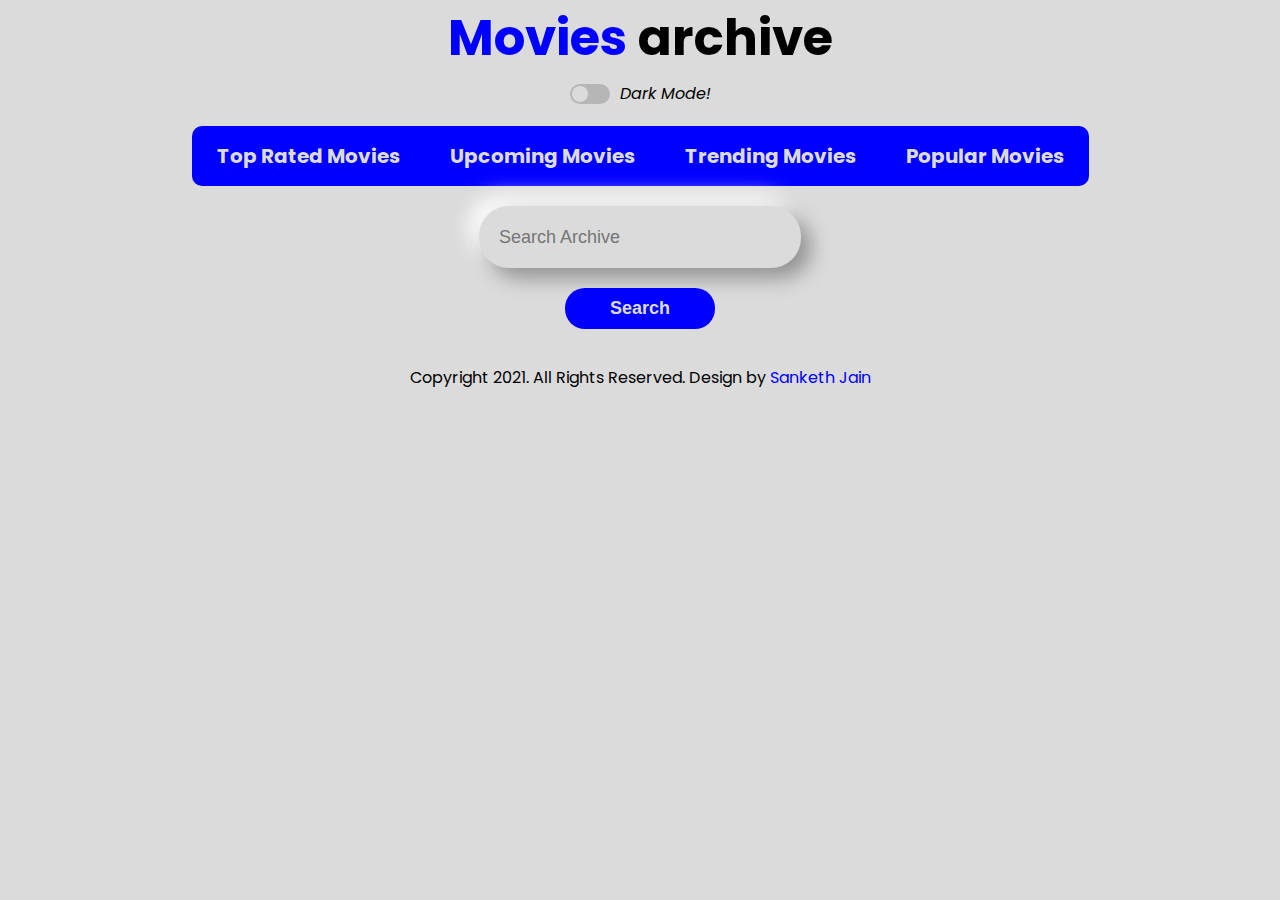
<file: home.html>
<!DOCTYPE html>
<html lang="en">

<head>
    <meta charset="UTF-8">
    <meta http-equiv="X-UA-Compatible" content="IE=edge">
    <meta name="viewport" content="width=device-width, initial-scale=1.0">
    <link rel="stylesheet" href="css/searchMovies.css">
    <link rel="stylesheet" href="css/style.css">
    <link rel="preconnect" href="https://fonts.gstatic.com" />
    <link rel="icon" href="assets/favicon.jpg" type="image/jpg" sizes="16x16">
    <link rel="shortcut icon" href="assets/favicon.jpg" type="image/x-icon">
    <link rel="stylesheet" href="https://cdnjs.cloudflare.com/ajax/libs/font-awesome/4.7.0/css/font-awesome.min.css">
    <link href="https://fonts.googleapis.com/css2?family=Poppins:wght@200;400;600&display=swap" rel="stylesheet" />
    <title>Movies Archive - Search any hollywood movie</title>
</head>

<body>
    <div class="header">
        <div class="head">Movies<span> archive</span></div>
        <br>
        <div class="theme-switch-wrapper">
            <label class="theme-switch" for="checkbox">
                <input type="checkbox" id="checkbox" />
                <div class="slider round"></div>
            </label>
            <em>Dark Mode! </em>
            <div id="emoji"></div>
        </div>
    </div>

    <div class="nav">
        <a href="top-rated.html">Top Rated Movies</a>
        <a href="upcoming.html">Upcoming Movies</a>
        <a href="trending.html">Trending Movies</a>
        <a href="popular.html">Popular Movies</a>
    </div>

    <form>
        <div class="form-group">
            <input type="text" class="form-control" id="exampleInputEmail1" aria-describedby="emailHelp"
                placeholder="Search Archive" />
            <button type="submit" class="btn" id="search">
                Search
            </button>
        </div>


    </form>

    <div id="movies-searchable"></div>


    <button id="myBtn" class="scrollTop" onclick="scrollAnimationStep(500)">TOP</button>

    <div class="footer">
        <p>Copyright 2021. All Rights Reserved. Design by <a href="https://sankethsj.github.io" target="_blank">Sanketh Jain</a></p>
    </div>
</body>
<script src="js/darkMode.js"></script>
<script src="js/apiTransaction.js"></script>
<script src="js/searchMovies.js"></script>
<script src="js/scrollToTop.js"></script>
</html>
</file>
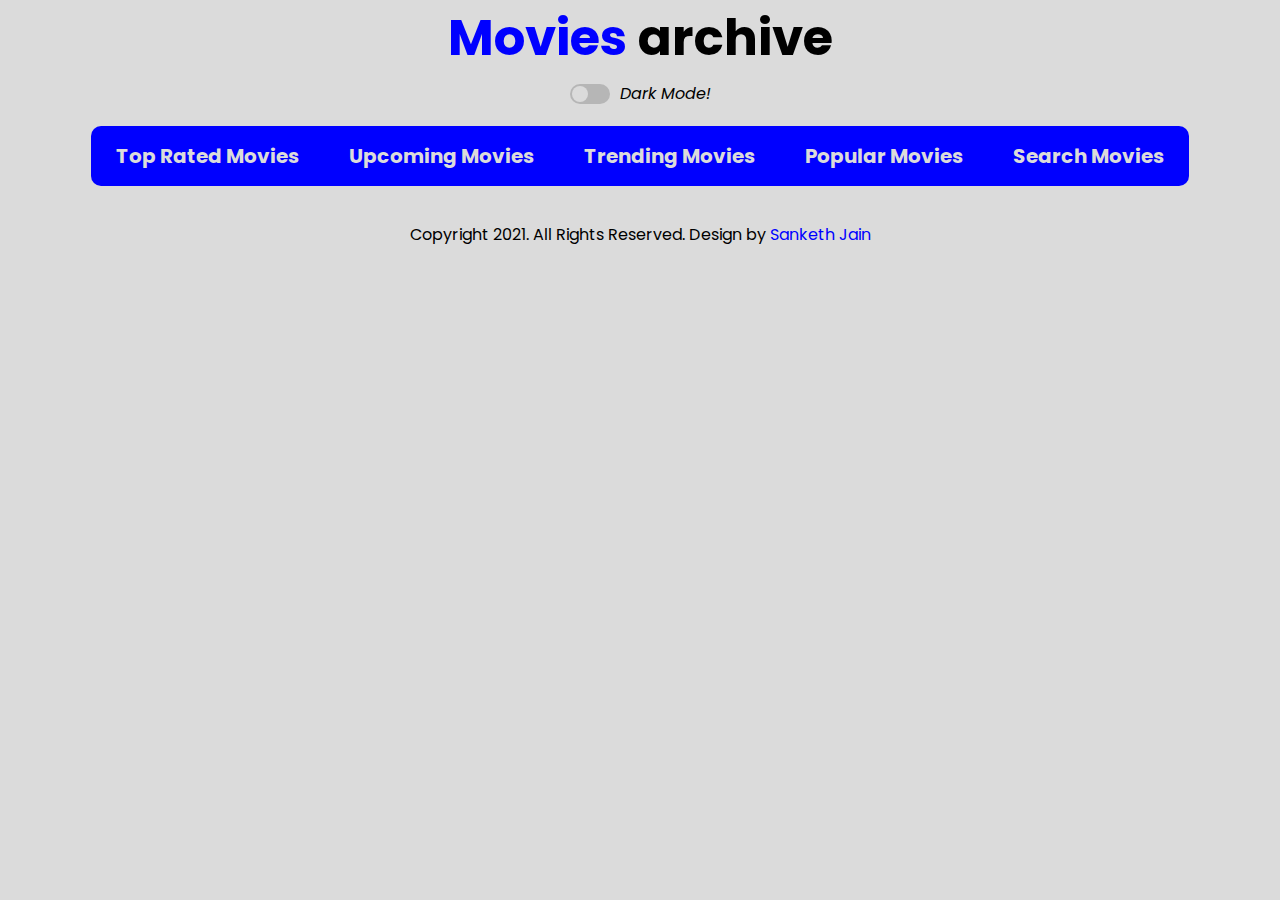
<file: top-rated.html>
<!DOCTYPE html>
<html lang="en">

<head>
    <meta charset="UTF-8">
    <meta http-equiv="X-UA-Compatible" content="IE=edge">
    <meta name="viewport" content="width=device-width, initial-scale=1.0">
    <link rel="stylesheet" href="css/searchMovies.css">
    <link rel="stylesheet" href="css/style.css">
    <link rel="preconnect" href="https://fonts.gstatic.com" />
    <link rel="icon" href="./assets/favicon.jpg" type="image/jpg" sizes="16x16">
    <link rel="stylesheet" href="https://cdnjs.cloudflare.com/ajax/libs/font-awesome/4.7.0/css/font-awesome.min.css">
    <link href="https://fonts.googleapis.com/css2?family=Poppins:wght@200;400;600&display=swap" rel="stylesheet" />
    <title>Movies Archive - Top Rated Movies</title>
</head>

<body>
    <div class="header">
        <div class="head">Movies<span> archive</span></div>
        <br>
        <div class="theme-switch-wrapper">
            <label class="theme-switch" for="checkbox">
                <input type="checkbox" id="checkbox" />
                <div class="slider round"></div>
            </label>
            <em>Dark Mode! </em>
            <div id="emoji"></div>
        </div>
    </div>


    <div class="nav">
        <a href="top-rated.html">Top Rated Movies</a>
        <a href="upcoming.html">Upcoming Movies</a>
        <a href="trending.html">Trending Movies</a>
        <a href="popular.html">Popular Movies</a>
        <a href="home.html">Search Movies</a>
    </div>

    <div id="movies-container"></div>



    <button id="myBtn" class="scrollTop" onclick="scrollAnimationStep(500)">TOP</button>

    <div class="footer">
        <p>Copyright 2021. All Rights Reserved. Design by <a href="https://sankethsj.github.io" target="_blank">Sanketh Jain</a></p>
    </div>
</body>
<script src="js/darkMode.js"></script>
<script src="js/apiTransaction.js"></script>
<script src="js/searchMovies.js"></script>
<script src="js/scrollToTop.js"></script>
<script src="js/top-rated.js"></script>
</html>
</file>
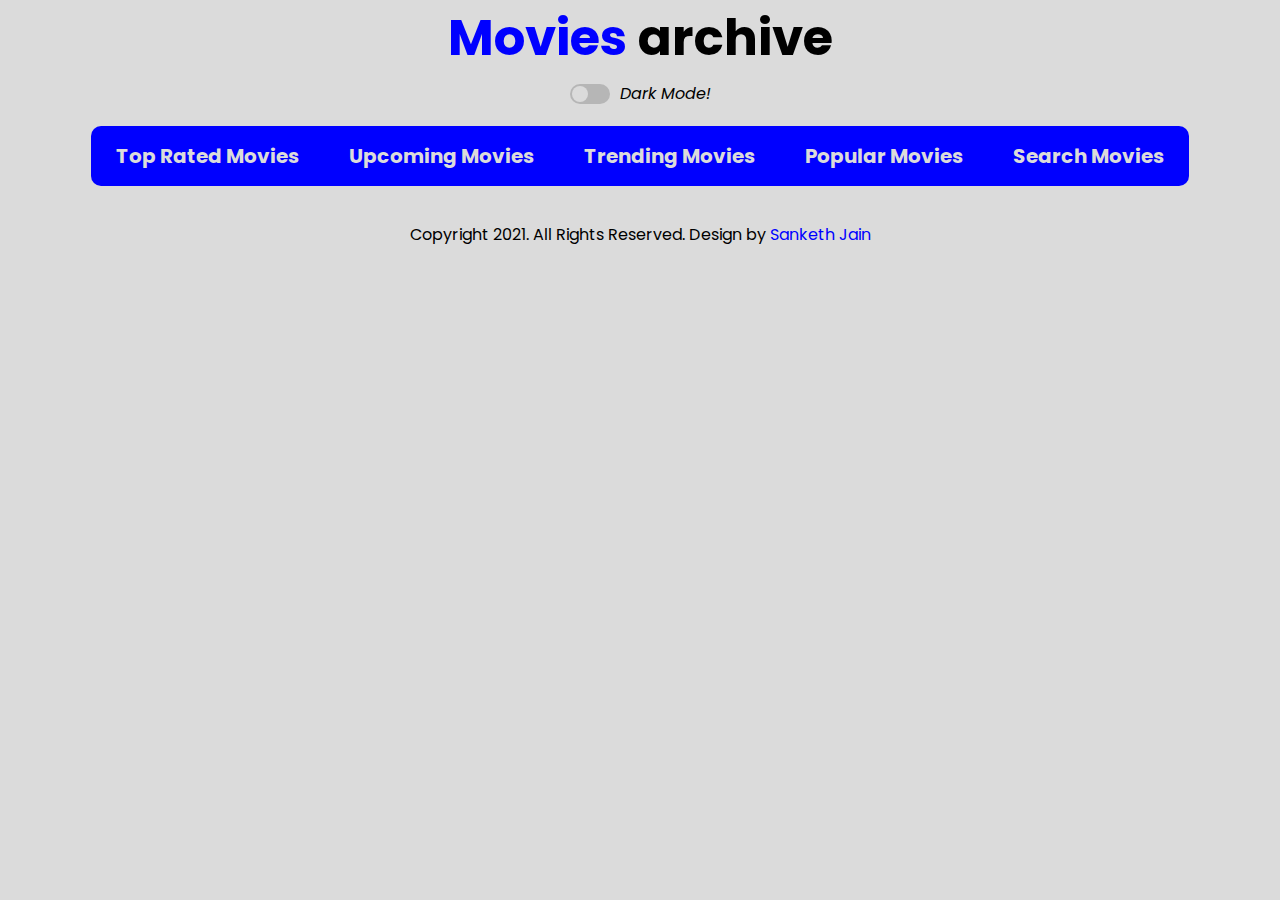
<file: trending.html>
<!DOCTYPE html>
<html lang="en">

<head>
    <meta charset="UTF-8">
    <meta http-equiv="X-UA-Compatible" content="IE=edge">
    <meta name="viewport" content="width=device-width, initial-scale=1.0">
    <link rel="stylesheet" href="css/searchMovies.css">
    <link rel="stylesheet" href="css/style.css">
    <link rel="preconnect" href="https://fonts.gstatic.com" />
    <link rel="icon" type="image/jpg" href="./assets/favicon.jpg"  sizes="16x16">
    <link rel="icon" type="image/jpg" href="./assets/favicon.jpg"  sizes="32x32">
    <link rel="stylesheet" href="https://cdnjs.cloudflare.com/ajax/libs/font-awesome/4.7.0/css/font-awesome.min.css">
    <link href="https://fonts.googleapis.com/css2?family=Poppins:wght@200;400;600&display=swap" rel="stylesheet" />
    <title>Movies Archive - Trending Movies</title>
</head>

<body>
    <div class="header">
        <div class="head">Movies<span> archive</span></div>
        <br>
        <div class="theme-switch-wrapper">
            <label class="theme-switch" for="checkbox">
                <input type="checkbox" id="checkbox" />
                <div class="slider round"></div>
            </label>
            <em>Dark Mode! </em>
            <div id="emoji"></div>
        </div>
    </div>


    <div class="nav">
        <a href="top-rated.html">Top Rated Movies</a>
        <a href="upcoming.html">Upcoming Movies</a>
        <a href="trending.html">Trending Movies</a>
        <a href="popular.html">Popular Movies</a>
        <a href="home.html">Search Movies</a>
    </div>

    <div id="movies-container"></div>


    <button id="myBtn" class="scrollTop" onclick="scrollAnimationStep(500)">TOP</button>

    <div class="footer">
        <p>Copyright 2021. All Rights Reserved. Design by <a href="https://sankethsj.github.io" target="_blank">Sanketh Jain</a></p>
    </div>
</body>
<script src="js/darkMode.js"></script>
<script src="js/apiTransaction.js"></script>
<script src="js/searchMovies.js"></script>
<script src="js/scrollToTop.js"></script>
<script src="js/trending.js"></script>
</html>
</file>
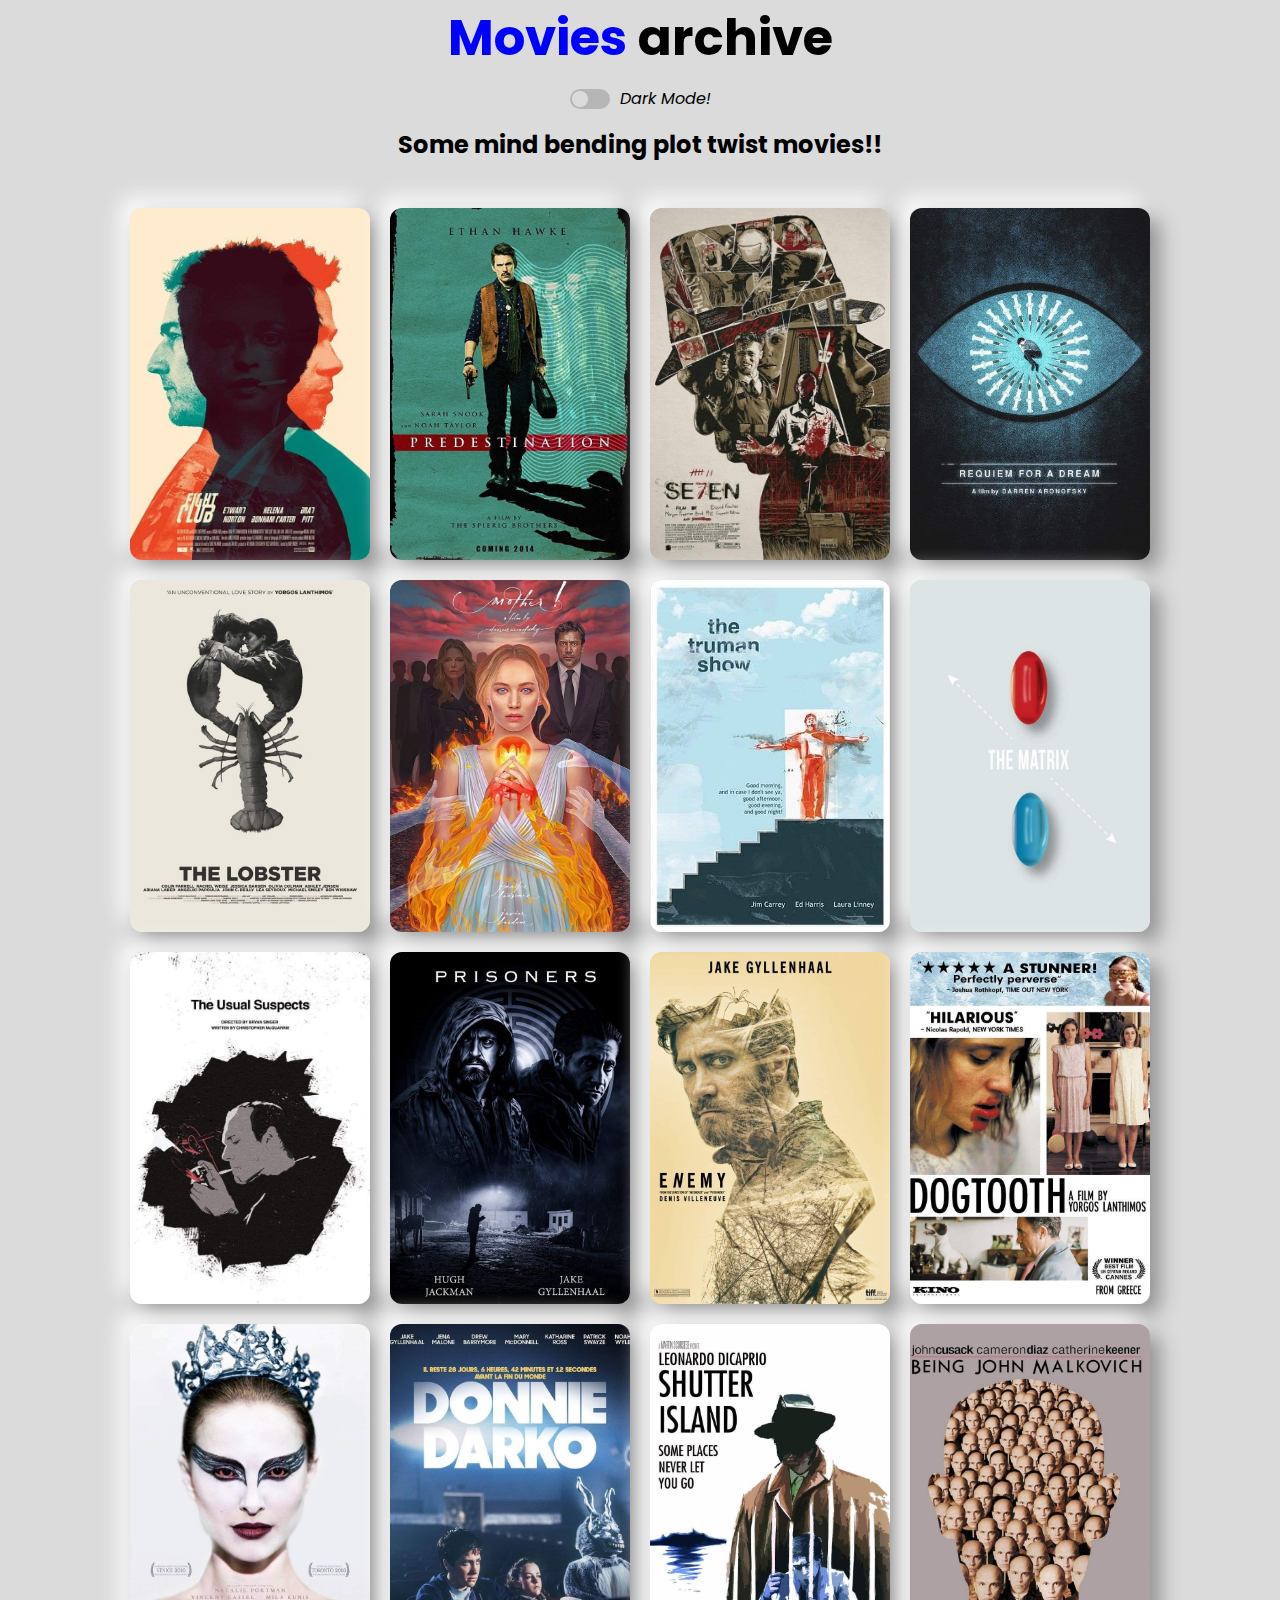
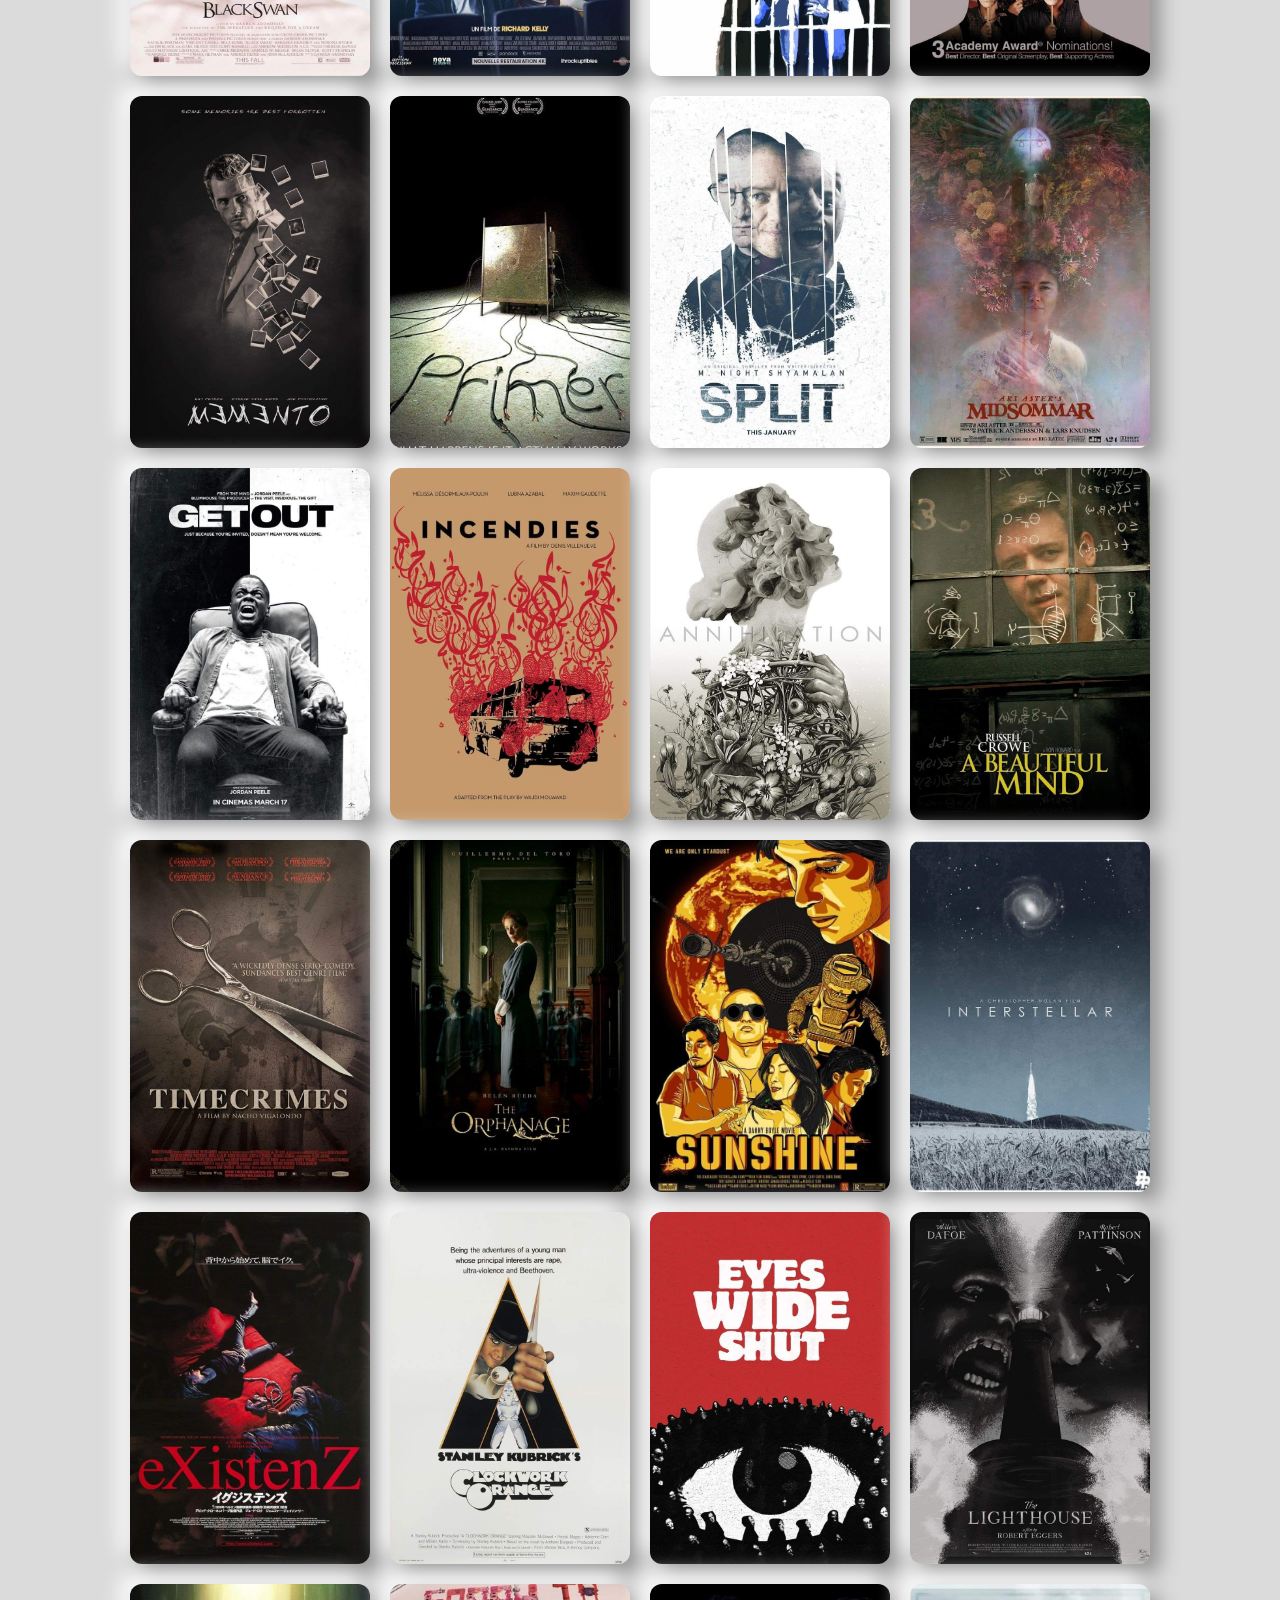
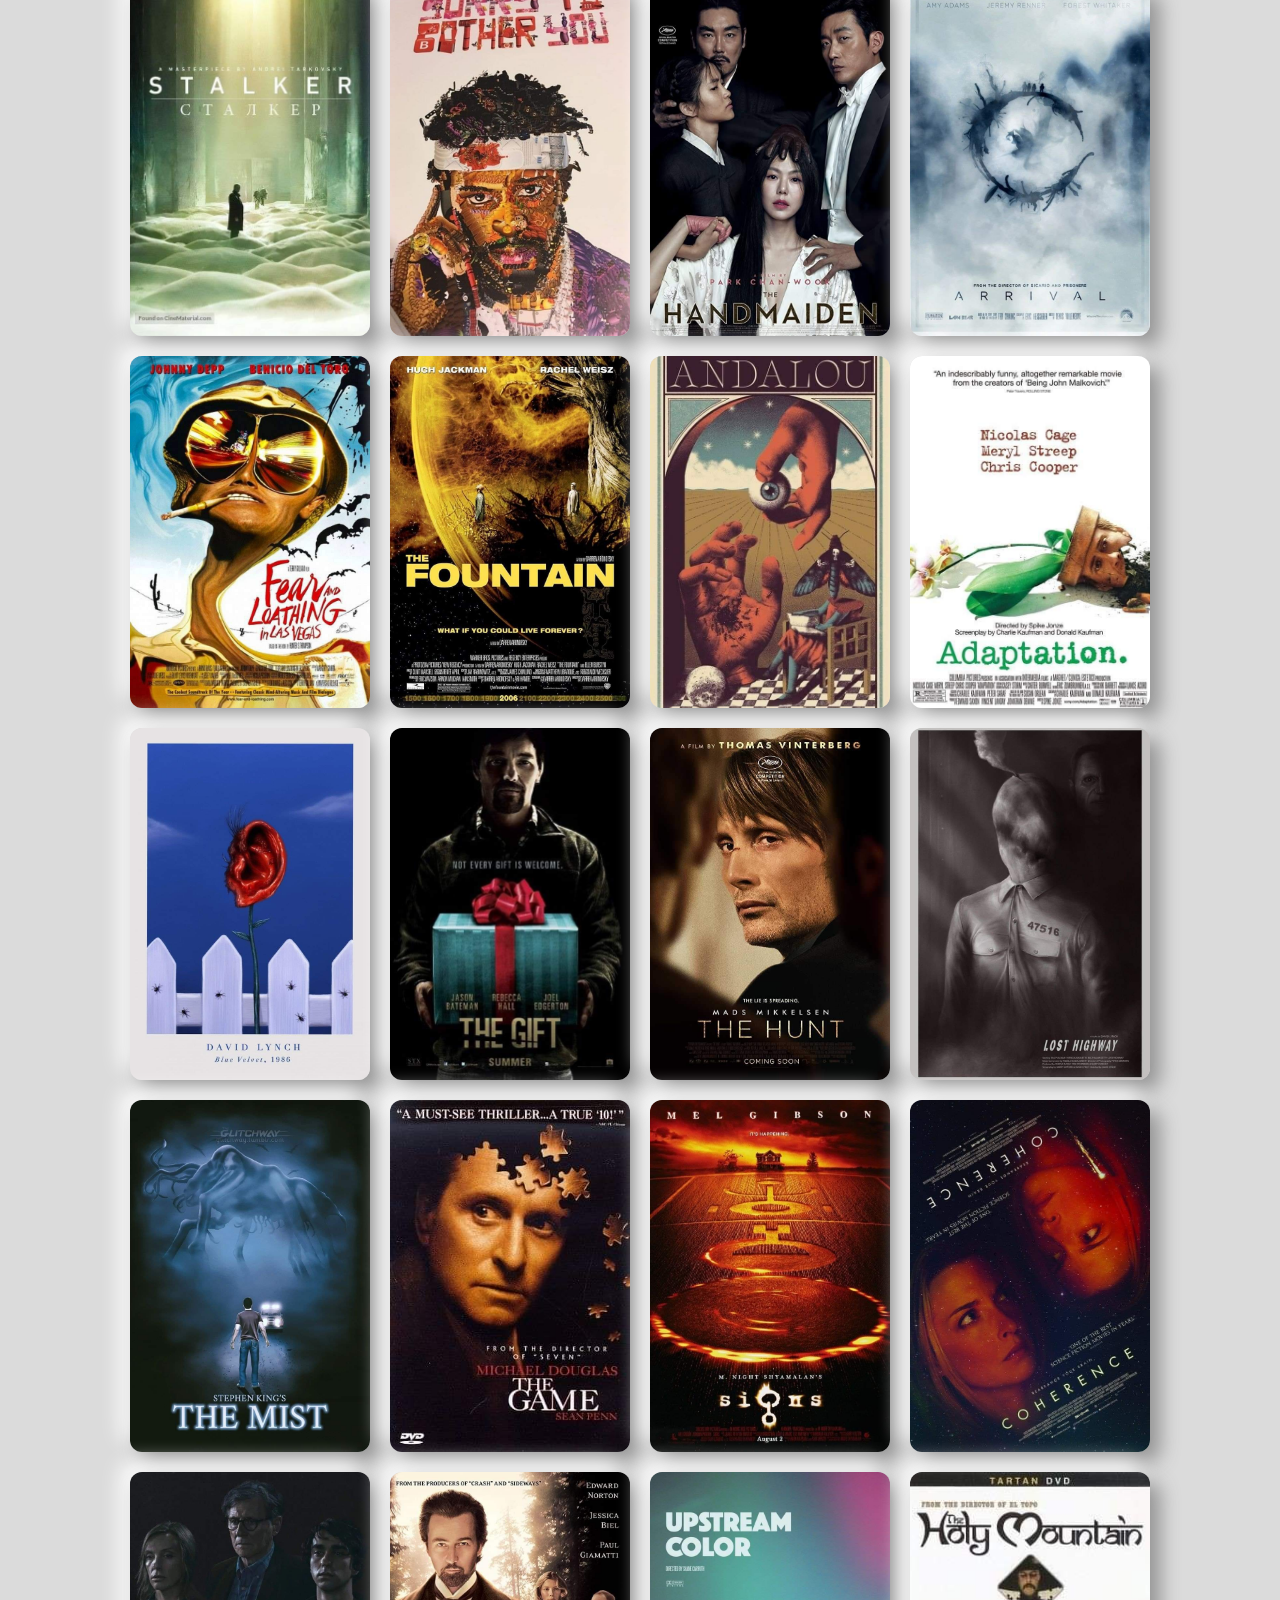
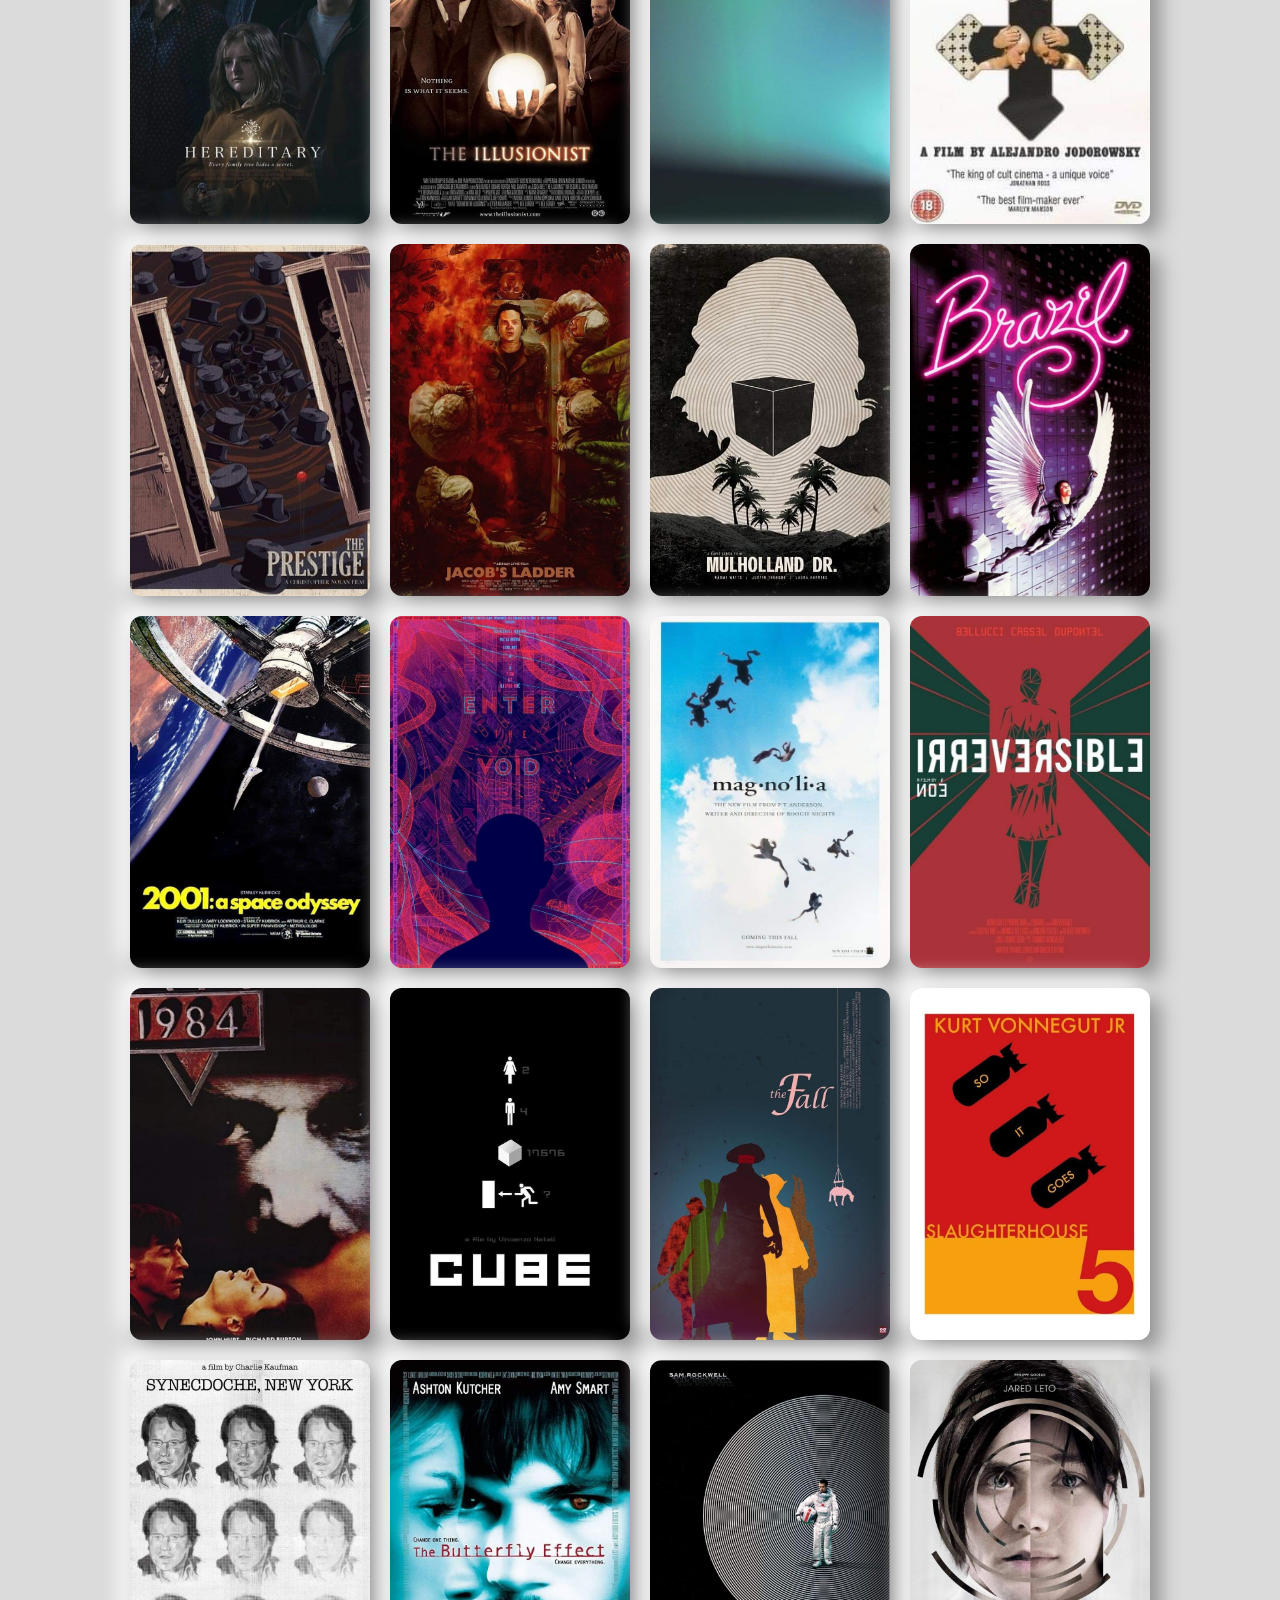
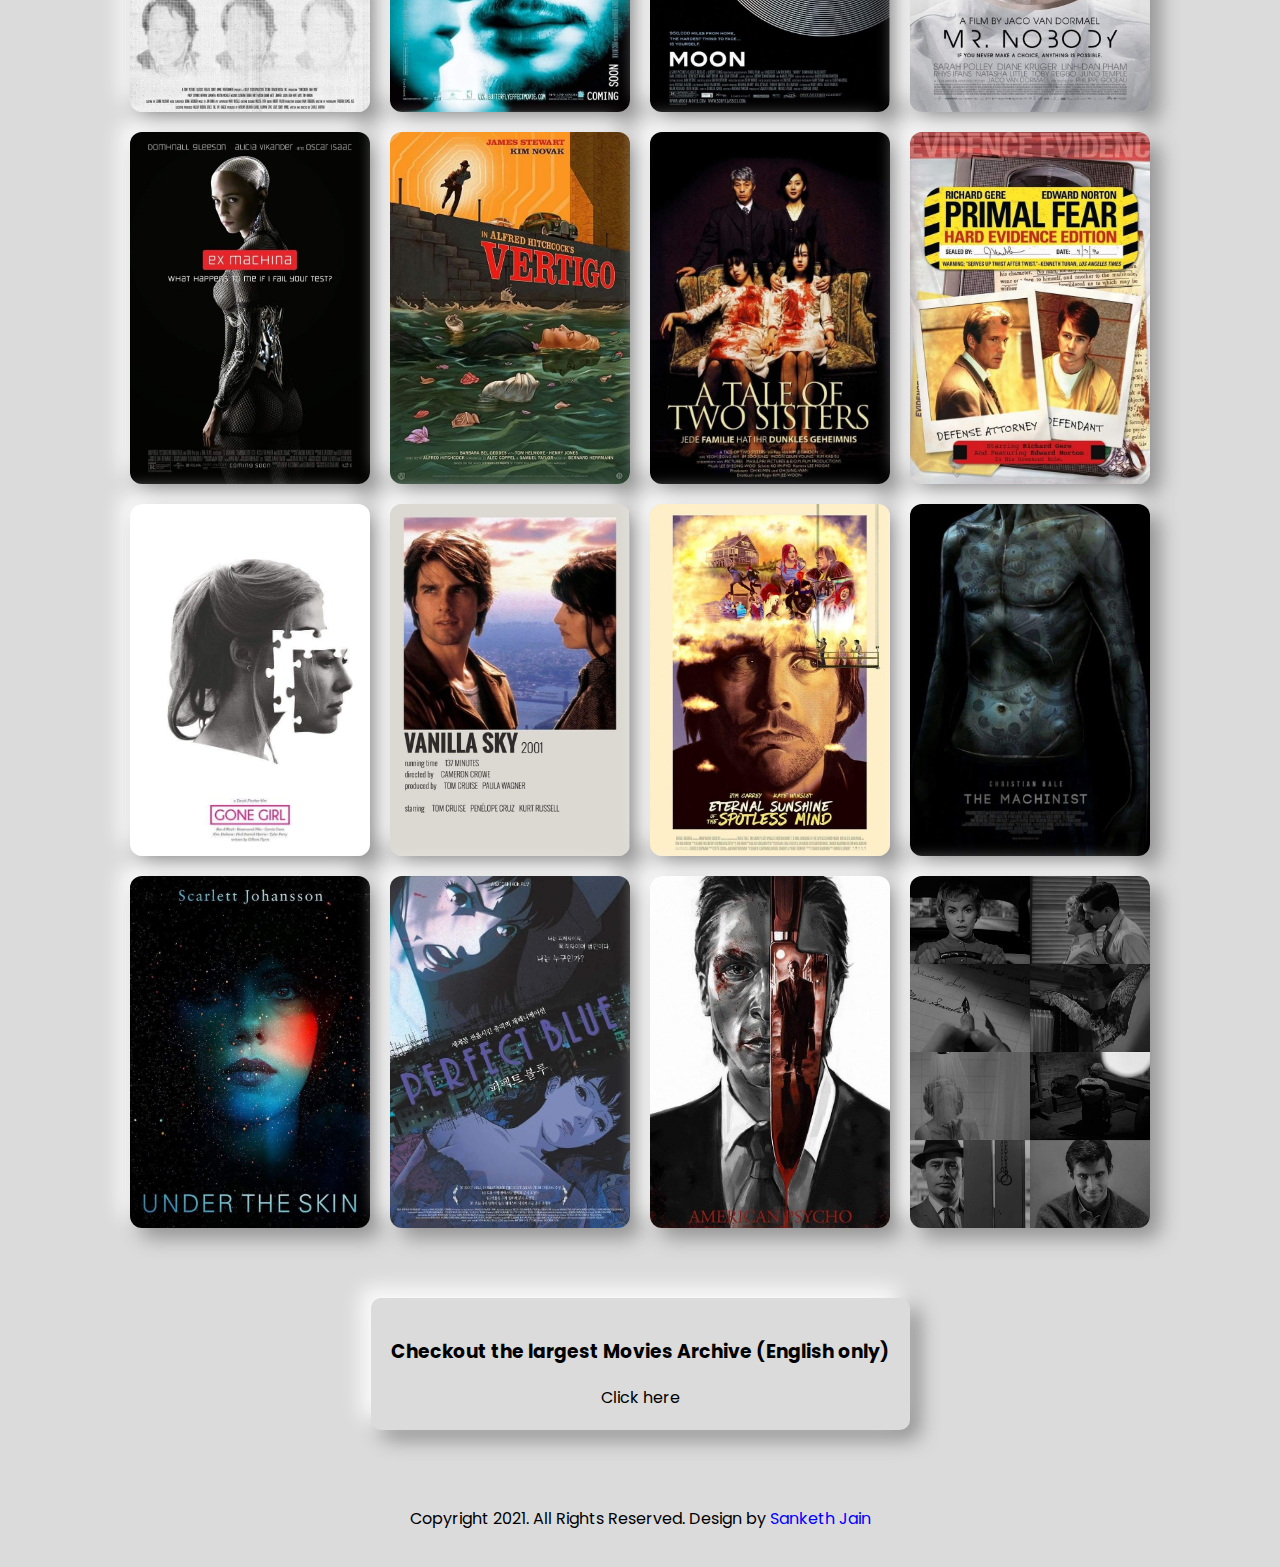
<file: twisted-plot.html>
<!DOCTYPE html>
<html lang="en">

<head>
    <meta charset="UTF-8">
    <meta http-equiv="X-UA-Compatible" content="IE=edge">
    <meta name="viewport" content="width=device-width, initial-scale=1.0">
    <link rel="stylesheet" href="css/style.css">
    <link rel="stylesheet" href="css/searchMovies.css">
    <link rel="icon" href="./assets/favicon.jpg" type="image/jpg" sizes="16x16">
    <link rel="preconnect" href="https://fonts.gstatic.com" />
    <link rel="stylesheet" href="https://cdnjs.cloudflare.com/ajax/libs/font-awesome/4.7.0/css/font-awesome.min.css">
    <link href="https://fonts.googleapis.com/css2?family=Poppins:wght@200;400;600&display=swap" rel="stylesheet" />
    <script src="https://ajax.googleapis.com/ajax/libs/jquery/3.5.1/jquery.min.js"></script>
    <title>Movies archive - Plot twist movies</title>
</head>

<body>
    <div class="header">
        <div class="head">Movies<span> archive</span></div>
        <div class="theme-switch-wrapper" style="margin-top: 10px;">
            <label class="theme-switch" for="checkbox">
                <input type="checkbox" id="checkbox" />
                <div class="slider round"></div>
            </label>
            <em>Dark Mode! </em>
            <div id="emoji"></div>
        </div>
        
        <h1 class="heading">Some mind bending plot twist movies!!</h1>
    </div>

    
    <div class="project-cards-grid"></div>

    <div class="box">
        <h3>Checkout the largest Movies Archive (English only)</h3>
        <a style="color: var(--primary);" href="popular.html">Click here</a>
    </div>


    <button id="myBtn" class="scrollTop" onclick="scrollAnimationStep(500)">TOP</button>

    <div class="footer">
        <p>Copyright 2021. All Rights Reserved. Design by <a href="https://sankethsj.github.io" target="_blank">Sanketh Jain</a></p>
    </div>
</body>
<script src="js/twisted.js"></script>
<script src="js/darkMode.js"></script>
<script src="js/scrollToTop.js"></script>
</html>
</file>
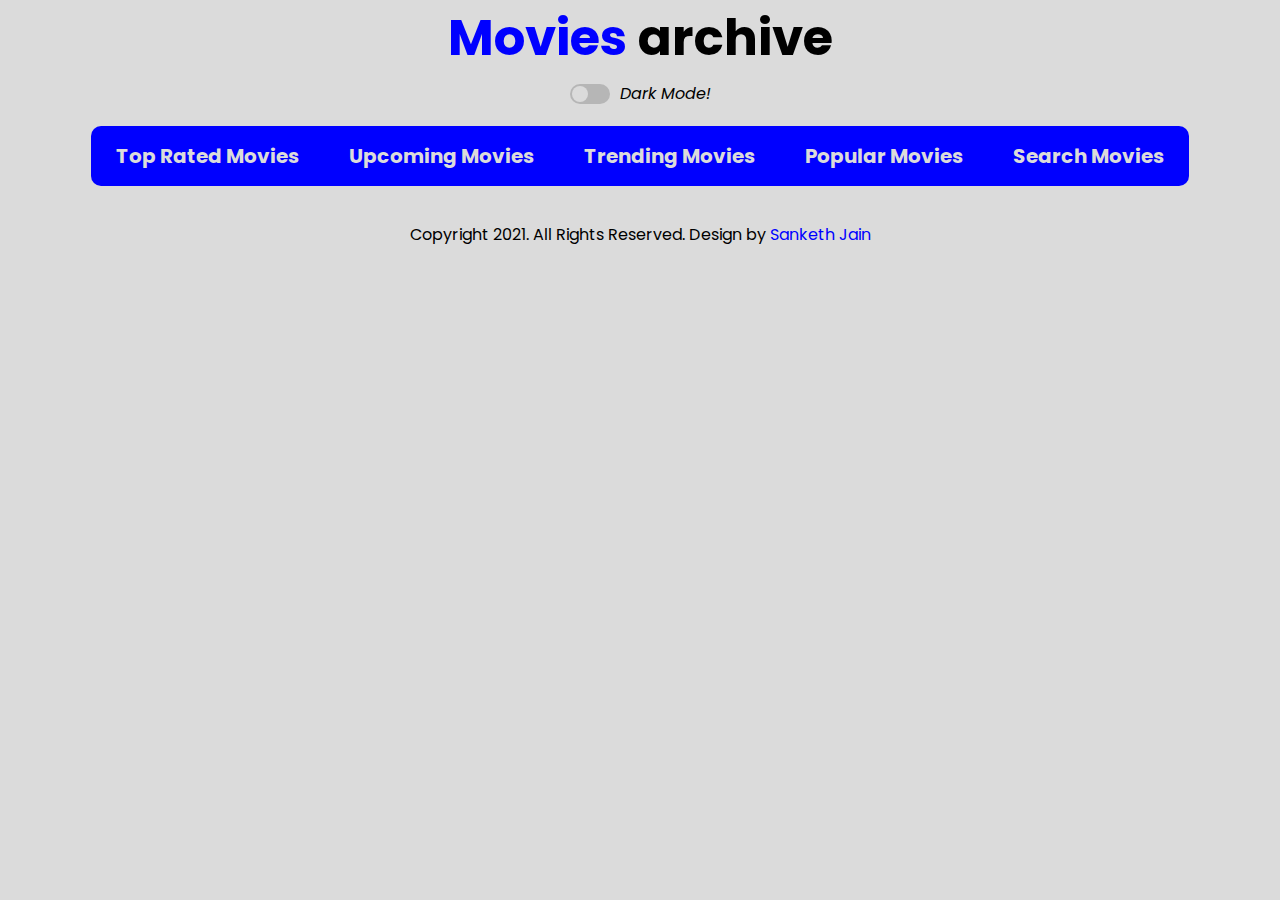
<file: upcoming.html>
<!DOCTYPE html>
<html lang="en">

<head>
    <meta charset="UTF-8">
    <meta http-equiv="X-UA-Compatible" content="IE=edge">
    <meta name="viewport" content="width=device-width, initial-scale=1.0">
    <link rel="stylesheet" href="css/searchMovies.css">
    <link rel="stylesheet" href="css/style.css">
    <link rel="preconnect" href="https://fonts.gstatic.com" />
    <link rel="icon" href="/assets/favicon.jpg" type="image/jpg" sizes="16x16">
    <link rel="stylesheet" href="https://cdnjs.cloudflare.com/ajax/libs/font-awesome/4.7.0/css/font-awesome.min.css">
    <link href="https://fonts.googleapis.com/css2?family=Poppins:wght@200;400;600&display=swap" rel="stylesheet" />
    <title>Movies Archive - Upcoming Movies</title>
</head>

<body>
    <div class="header">
        <div class="head">Movies<span> archive</span></div>
        <br>
        <div class="theme-switch-wrapper">
            <label class="theme-switch" for="checkbox">
                <input type="checkbox" id="checkbox" />
                <div class="slider round"></div>
            </label>
            <em>Dark Mode! </em>
            <div id="emoji"></div>
        </div>
    </div>


    <div class="nav">
        <a href="top-rated.html">Top Rated Movies</a>
        <a href="upcoming.html">Upcoming Movies</a>
        <a href="trending.html">Trending Movies</a>
        <a href="popular.html">Popular Movies</a>
        <a href="home.html">Search Movies</a>
    </div>

    <div id="movies-container"></div>

    <button id="myBtn" class="scrollTop" onclick="scrollAnimationStep(500)">TOP</button>

    <div class="footer">
        <p>Copyright 2021. All Rights Reserved. Design by <a href="https://sankethsj.github.io" target="_blank">Sanketh Jain</a></p>
    </div>
</body>
<script src="js/darkMode.js"></script>
<script src="js/apiTransaction.js"></script>
<script src="js/searchMovies.js"></script>
<script src="js/scrollToTop.js"></script>
<script src="js/upcoming.js"></script>
</html>
</file>
<file: css/searchMovies.css>
:root {
    --primary-color: blue;
    --secondary-color: black;
    --font-color: black;
    --bg-color: rgb(219, 219, 219);
    --heading-color: #292922;
    --boxshadow1: #fdfdfd;
    --boxshadow2: #929292;
    --lg1: rgba(219,219,219,0);
    --lg2: rgba(219,219,219,1);
    --backdrop : rgb(0,0,0,0.7);
}

[data-theme="dark"] {
    --primary-color: yellow;
    --secondary-color: white;
    --font-color: #f5f5f5;
    --bg-color: rgb(15,15,15);
    --heading-color: #292922;
    --boxshadow1: #1f1f1f;
    --boxshadow2: #000000;
    --lg1: rgba(15,15,15,0);
    --lg2: rgba(15,15,15,1);
    --backdrop : rgb(0,0,0,0.7);
}

html {
    scroll-behavior: smooth;
}


body {
    margin: 0;
    color: var(--font-color);
}

.container {
    padding: 0px;
    margin: 0 auto;
}

.movie {
    margin-top: 20px;
    text-align: center;
}
.movie h2{
    margin: 0;
}
section {
    display: flex;
    flex-wrap: wrap;
    justify-content: center;
    align-items: center;
    position: relative;
    padding: 10px;
}

.content {
    display: none;
    position: relative;
    min-height: 200px;
    width: 100%;
    text-align: center;
}

.content-display {
    display: flex;
    justify-content: center;
    align-items: center;
    width: 100vw;
    height: 100vh;
    position: fixed;
    top: 0;
    background-color: var(--backdrop);
    z-index: 10;
    transition: all 0.3s ease-in-out;
}
iframe{
    width: 500px;
    height: 300px;
    box-shadow: 4px 4px 8px rgba(102, 102, 102, 0.7),
                -4px -4px 8px rgba(143, 143, 143, 0.7);
}

#content-close {   
    color: var(--bg-color);
    background-color: var(--font-color);
    width: 60px;
    height: 60px;
    border-radius: 50%;
    cursor: pointer;
    position: fixed;
    bottom: 0px;
    margin: 5% auto;
    left: 0;
    right: 0;
    font-size: 40px;
    box-shadow: none;
    z-index: 100;
    transition: all 0.3s ease-in-out;
}
#content-close:hover{
    transform: rotate(180deg);
}
.trailerDiv{
    width: 100%;
    display: flex;
    justify-content: center;
    align-items: center;
}

.trailerCard{
    display: flex;
    width: 520px;
    height: 320px;
    margin: auto 20px;
    background-color: var(--primary-color);
    justify-content: center;
    align-items: center;
    transition: all 0.3s ease-in-out;
}
.trailerCard:hover{
    background-color: var(--youtube);
}

.imageContainer {
    width: 15rem;
    height: 22rem;
    position: relative;
    color: var(--font-color);
    margin: 10px;
    outline: none;
    cursor: pointer;
    border-radius: 12px;
    border: none;
    box-shadow: 10px 10px 20px var(--boxshadow2),
    -10px -10px 20px var(--boxshadow1);
    transition: all 0.3s ease-in-out;
}
.imageContainer img {
    width: 15rem;
    height: 22rem;
    object-fit: cover;
    border-radius: 12px;
    border: none;
}
.imageContainer p{
    position: absolute;
    display: none;
}
.imageContainer:active{
    transform: scale(0.95);
}
.btn {
    margin-top: 20px;
    width: 150px;
    height: fit-content;
    padding: 10px;
    color: var(--bg-color);
    background-color: var(--primary-color);
    border: none;
    outline: none;
    border-radius: 20px;
    font-size: 18px;
    font-weight: 600;
    cursor: pointer;
    transition: 0.3s;
}
.btn:hover{
    transform: scale(1.1);
}
.form-group {
    margin-top: 20px;
    display: flex;
    flex-direction: column;
    justify-content: center;
    align-items: center;
}

.form-control {
    width: 300px;
    height: 60px;
    padding-left: 20px;
    outline: none;
    font-size: 18px;
    color: var(--font-color);
    background-color:transparent;
    border-radius: 30px;
    outline: none;
    border: none;
    box-shadow: 10px 10px 20px var(--boxshadow2),
    -10px -10px 20px var(--boxshadow1);
}
.nav{
    margin-top: 20px;
    display: flex;
    justify-content: space-around;
    align-items: center;
    background-color: var(--primary-color);
    font-size: 20px;
    border-radius: 10px;
}
.nav a:link,a:visited{
    color: var(--bg-color);
    padding: 5px;
    border-radius: 5px;
}
.nav a{
    color: var(--bg-color);
    text-decoration: none;
    font-weight: 700;
    margin: 10px 20px;
    transition: 0.3s ease-in-out;
}
.nav a:hover{
    background-color: rgba(0, 0, 0, 0.1);
}
.nav a:active{
    transform: scale(0.95);
}
@media only screen and (max-width: 768px) {
    body{
        width: 100vw;
    }
    .movie h2{
        font-size: 20px;
    }
    .content-display {
        display: flex;
        flex-direction: column;
        justify-content: center;
        align-items: center;
        width: 100vw;
        height: 100vh;
        position: fixed;
        bottom: 0;
        top: 0;
        background-color: var(--backdrop);
        z-index: 10;
    }
    #content-close {   
        color: var(--bg-color);
        background-color: var(--font-color);
        width: 60px;
        height: 60px;
        border-radius: 50%;
        cursor: pointer;
        position: fixed;
        bottom: 0px;
        margin: 10% auto;
        left: 0;
        right: 0;
        font-size: 40px;
        z-index: 100;
        box-shadow: 4px 4px 8px rgba(102, 102, 102, 0.7),
                    -4px -4px 8px rgba(143, 143, 143, 0.7);
    }
    .trailerDiv{
        width: 100%;
        margin-bottom: 10%;
        display: flex;
        flex-direction: column;
        justify-content: center;
        align-items: center;
    }
    .trailerCard{
        display: flex;
        flex-wrap: wrap;
        justify-content: center;
        align-items: center;
        width: 95vw;
        height: 300px;
        margin: 0;
        background-color: transparent;
    }
    .trailerCard:hover{
        background-color: transparent;
    }
    iframe{
        width: 95vw;
        height: 250px;
        box-shadow: 4px 4px 8px rgba(102, 102, 102, 0.7),
                    -4px -4px 8px rgba(143, 143, 143, 0.7);
    }
    section{
        padding: 0px;
    }
    .imageContainer {
        width: 10rem;
        height: 16rem;
        position: relative;
        color: var(--font-color);
        margin: 10px;
        outline: none;
        cursor: pointer;
        border-radius: 12px;
        border: none;
        box-shadow: 10px 10px 20px var(--boxshadow2),
        -10px -10px 20px var(--boxshadow1);
    }
    .imageContainer img {
        width: 10rem;
        height: 16rem;
        object-fit: cover;
        border-radius: 12px;
        border: none;
    }
    .imageContainer p{
        position: absolute;
        display: none;
    }
    .nav{
        margin-top: 10px;
        display: flex;
        flex-wrap: wrap;
        justify-content: center;
        align-items: center;
        background-color: var(--primary-color);
        border-radius: 0%;
        font-size: 12px;
    }
    .nav a{
        color: var(--font-color);
        text-decoration: none;
        font-weight: 700;
        padding: 5px;
        border-radius: 5px;
        margin: 5px;
        background-color: rgba(0, 0, 0, 0.1);
        transition: 0.3s ease-in-out;
    }
    .nav a:link,a:visited{
        color: var(--font-color);
    }
    .nav a:hover{
        transform: scale(1.2);
    }
}
</file>
<file: css/style.css>
:root {
    --primary-color: blue;
    --secondary-color: black;
    --font-color: black;
    --bg-color: rgb(219, 219, 219);
    --heading-color: #292922;
    --boxshadow1: #fdfdfd;
    --boxshadow2: #929292;
    --lg1: rgba(219,219,219,0);
    --lg2: rgba(219,219,219,1);
    --call: rgb(0, 140, 0);
    --put: rgb(140, 0, 0);
    --time: rgb(140, 140, 140);
    --youtube: rgb(250, 11, 19);
}

[data-theme="dark"] {
    --primary-color: rgb(70, 82, 255);
    --secondary-color: white;
    --font-color: #f5f5f5;
    --bg-color: rgb(22, 22, 22);
    --heading-color: #292922;
    --boxshadow1: #1f1f1f;
    --boxshadow2: #000000;
    --lg1: rgba(15,15,15,0);
    --lg2: rgba(15,15,15,1);
    --call: rgb(82, 255, 82);
    --put: rgb(255, 82, 82);
    --youtube: rgb(250, 11, 19);
}
html {
    scroll-behavior: smooth;
}
body {
    margin: 0;
    padding: 0;
    box-sizing: border-box;
    background: var(--bg-color);
    font-family: Poppins, Helvetica, sans-serif;
    display: flex;
    flex-direction: column;
    justify-content: center;
    align-items: center;
    position: relative;
}
.scrollTop{
    display: none;
    cursor: pointer;
    position: fixed;
    outline: none;
    border: none;
    right: 10px;
    bottom: 100px;
    width: 40px;
    height: 40px;
    border-radius: 50%;
    color: var(--bg-color);
    background-color: var(--primary-color);
    box-shadow: -10px -10px 20px var(--boxshadow1), 10px 10px 20px var(--boxshadow2);
    transition: all 0.3s ease-in-out;
}
.scrollTop:active{
    transform: scale(0.95);
    box-shadow: -5px -5px 10px var(--boxshadow1), 5px 5px 10px var(--boxshadow2);
}
.header {
    display: flex;
    justify-content: center;
    flex-direction: column;
    align-items: center;
    color: var(--secondary-color);
}

.head {
    text-decoration: none;
    font-size: 50px;
    font-weight: bolder;
    color: var(--primary-color);
}

.head span {
    color: var(--secondary-color);
}
.heading{
    font-size: 1.5rem;
}
.project-cards-grid {
    margin: 20px;
    color: var(--font-color);
    display: flex;
    justify-content: center;
    align-items: center;
    flex-wrap: wrap;
}

.card {
    position: relative;
    width: 300px;
    height: 500px;
    padding: 20px;
    margin: 20px 20px;
    border-radius: 10px;
    box-shadow: -10px -10px 20px var(--boxshadow1), 10px 10px 20px var(--boxshadow2);
}

.card a:link,
a:visited {
    color: var(--bg-color);
}

.poster {
    border-radius: 10px;
    object-fit: cover;
    width: inherit;
    height: 500px;
}

.title {
    color: var(--secondary-color);
}

.textBox {
    background: linear-gradient(to top, var(--lg2),var(--lg2), var(--lg1));
    background-size: 100px;
    padding: 20px;
    position: absolute;
    bottom: 20px;
}
.linkBtn{
    cursor: pointer;
    text-decoration: none;
    color: var(--bg-color);
    background-color: var(--primary-color);
    padding: 10px;
    border-radius: 10px;
    transition: 0.3s;
}
.linkBtn:hover{
    transform: scale(1.1);
}
.theme-switch-wrapper {
    margin-top: -20px;
    display: flex;
    align-items: center;
}

.theme-switch-wrapper em {
    margin-left: 10px;
    font-size: 1rem;
}
#emoji{
    font-size: 0.8rem;
}
.theme-switch {
    display: inline-block;
    height: 20px;
    position: relative;
    width: 40px;
}

.theme-switch input {
    display: none;
}

.slider {
    background-color: rgb(182, 182, 182);
    bottom: 0;
    cursor: pointer;
    left: 0;
    position: absolute;
    right: 0;
    top: 0;
    transition: .4s;
}

.slider:before {
    background-color: var(--bg-color);
    bottom: 2px;
    content: "";
    height: 16px;
    left: 2px;
    position: absolute;
    transition: .4s;
    width: 16px;
}

input:checked+.slider {
    background-color: var(--primary-color);
}

input:checked+.slider:before {
    transform: translateX(20px);
}

.slider.round {
    border-radius: 34px;
}

.slider.round:before {
    border-radius: 50%;
}
.box{
    display: flex;
    flex-direction: column;
    justify-content: center;
    align-items: center;
    color: var(--font-color);
    padding: 20px;
    margin: 40px 20px;
    border-radius: 10px;
    box-shadow: -10px -10px 20px var(--boxshadow1), 10px 10px 20px var(--boxshadow2);
}
.box a{
    color: var(--primary-color);
    text-decoration: none;
}
.feedback{
    margin: 100px auto;
    display: flex;
    justify-content: center;
    align-items: center;
    flex-direction: column;
    color: var(--font-color);
}
.feedback p{
    text-align: center;
    margin-bottom: 40px;
}
.feedBtn{
    cursor: pointer;
    text-decoration: none;
    display: flex;
    justify-content: center;
    align-items: center;
    width: 200px;
    height: 60px;
    background-color: var(--primary-color);
    color: var(--bg-color);
    border-radius: 50px;
    outline: none;
    border: none;
    font-size: 30px;
    font-weight: 700; 
    transition: 0.3s;
}
.feedBtn:hover{
    transform: scale(1.1);
}

.footer {
    text-align: center;
    padding: 20px;
    color: var(--font-color);
}

.footer a {
    text-decoration: none;
    color: var(--primary-color);
}

.footer a:hover {
    text-shadow: 2px 2px 2px red;
    text-decoration: none;
    color: var(--primary-color);
}

@media only screen and (max-width: 768px) {
    .head{
        font-size: 1.8rem;
    }
    .theme-switch-wrapper {
        margin-top: -20px;
        display: flex;
        align-items: center;
    } 
    .theme-switch-wrapper em {
        margin-left: 10px;
        font-size: 0.8rem;
    }
    .theme-switch {
        display: inline-block;
        height: 20px;
        position: relative;
        width: 40px;
    }
}
</file>
